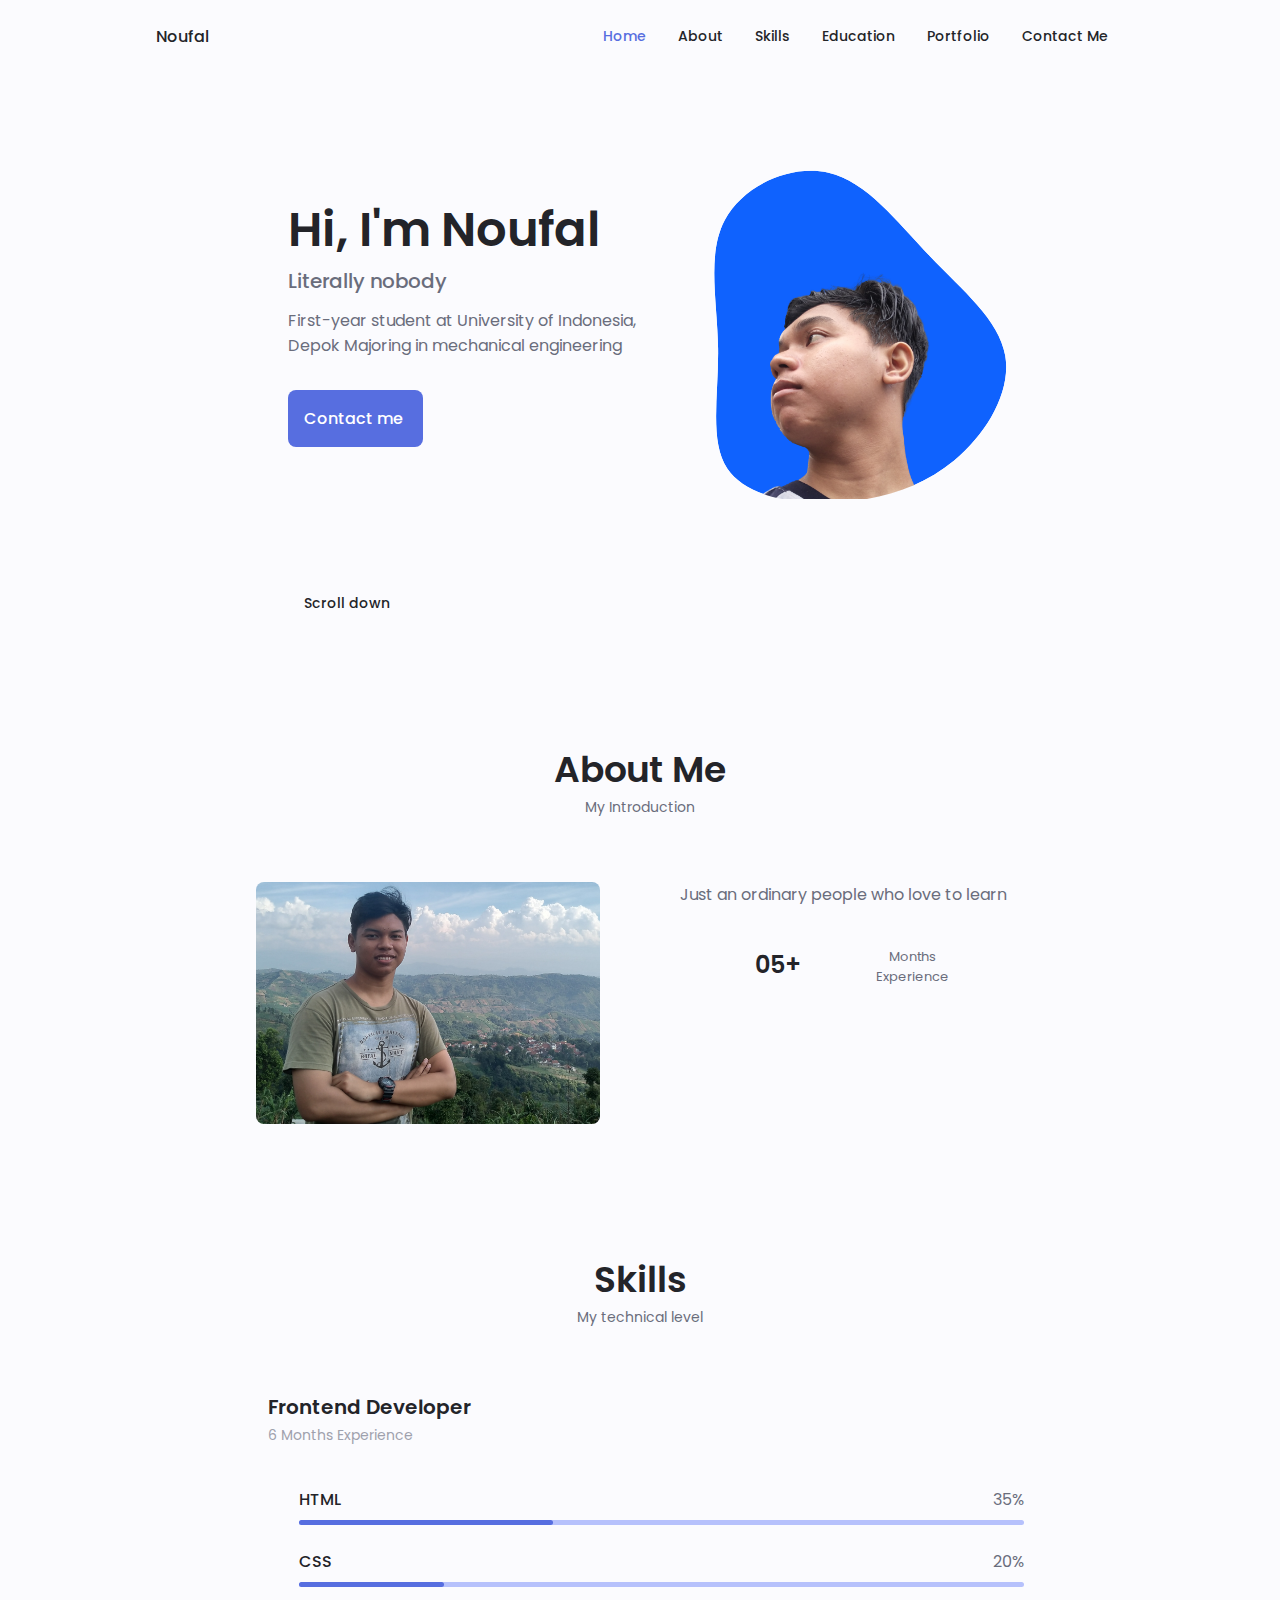
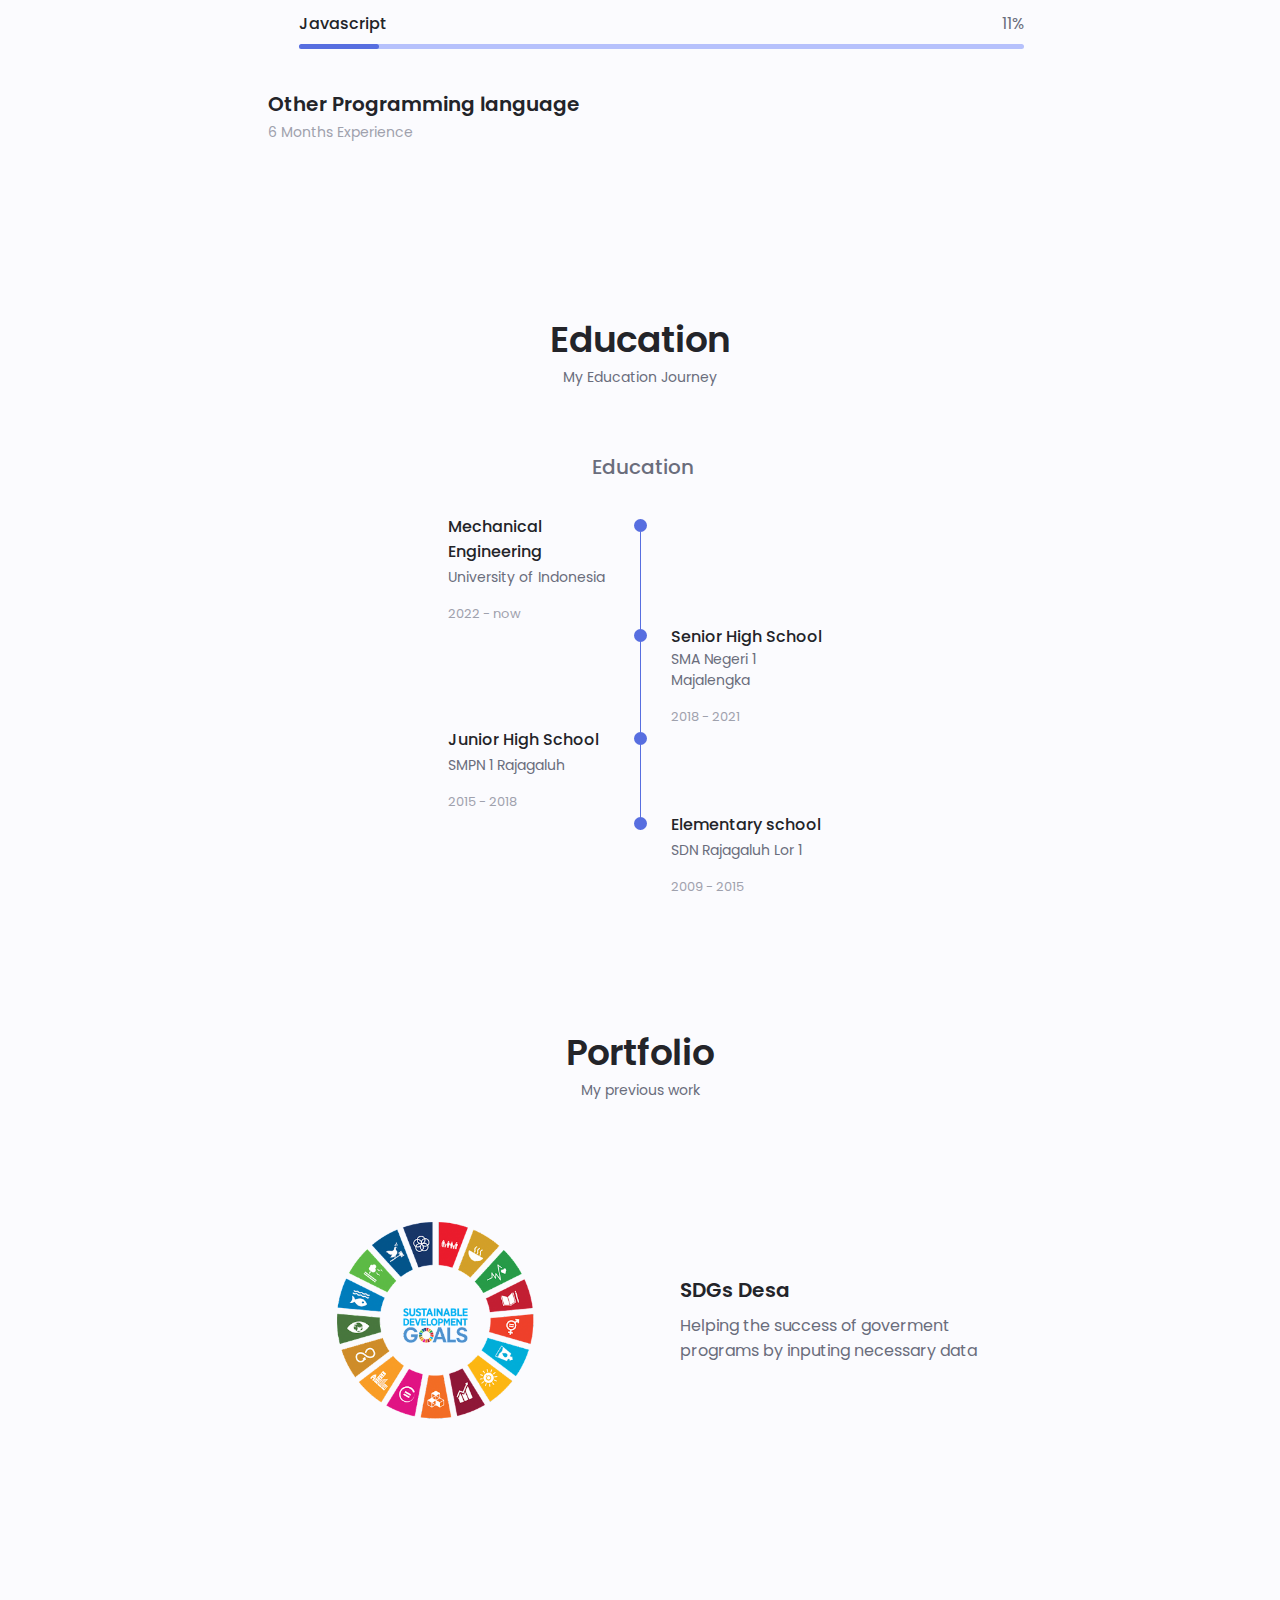
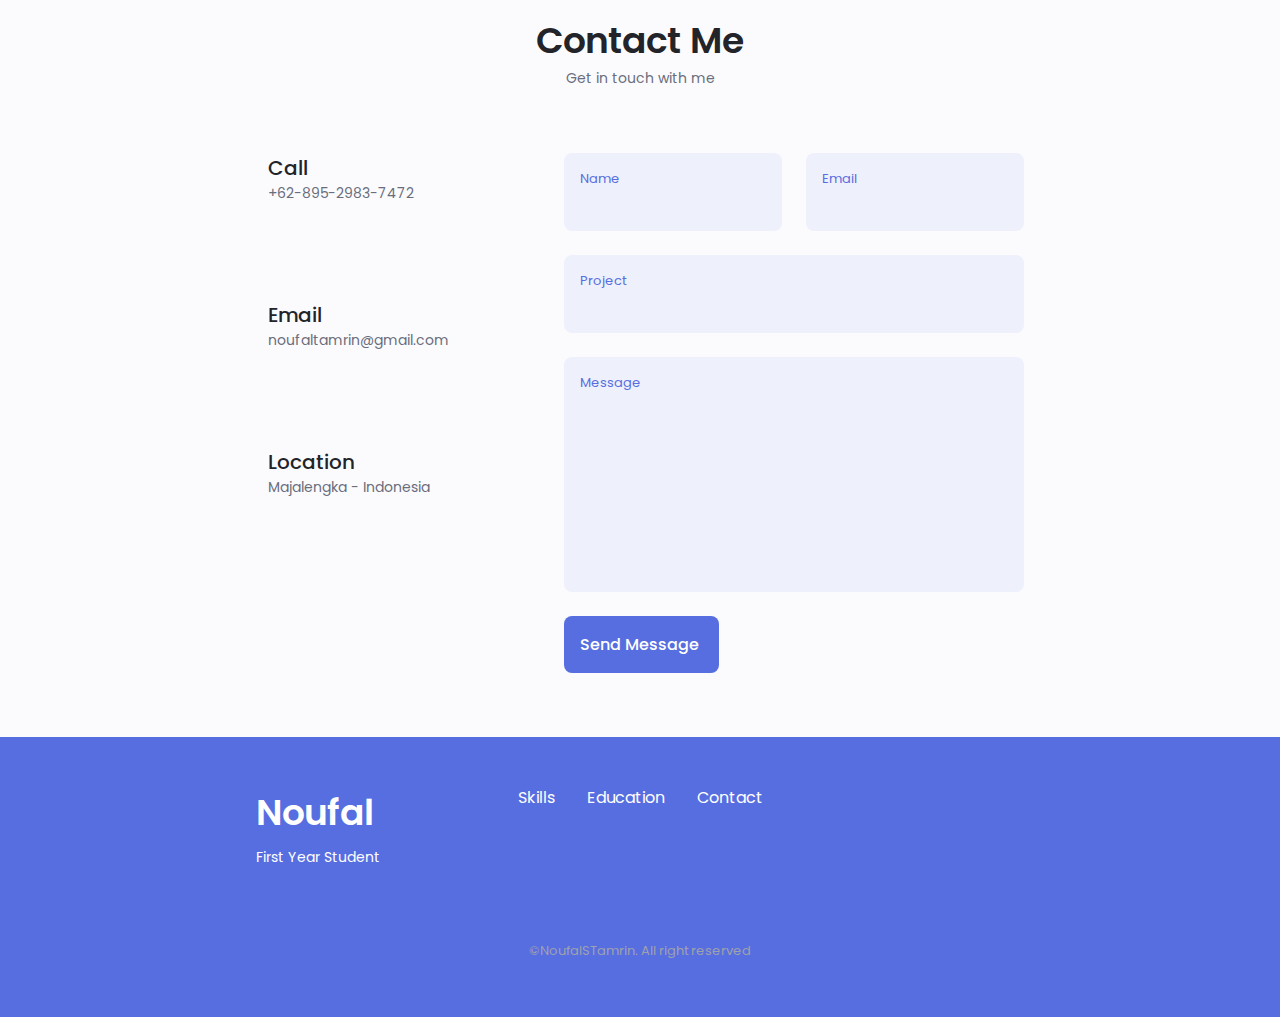
<file: index.html>
<!DOCTYPE html>
<html lang="en">
<head>
    <meta charset="UTF-8">
    <meta http-equiv="X-UA-Compatible" content="IE=edge">
    <meta name="viewport" content="width=device-width, initial-scale=1.0">

    <!-- ============= UNICONS ============= -->
    <link rel="stylesheet" href="https://unicons.iconscout.com/release/v4.0.0/css/line.css">

    <!-- ============= Swiper CSS ========== -->
    <link rel="stylesheet" href="assets/css/swiper-bundle.min.css">

    <!-- ================ ICON ===================== -->
    <link rel="apple-touch-icon" sizes="180x180" href="assets/icon/apple-touch-icon.png">
    <link rel="icon" type="image/png" sizes="32x32" href="assets/icon/favicon-32x32.png">
    <link rel="icon" type="image/png" sizes="16x16" href="assets/icon/favicon-16x16.png">
    <link rel="manifest" href="assets/icon/site.webmanifest">

    <!-- ================ CSS ====================== -->
    <link rel="stylesheet" href="assets/css/style.css">

    <title>Noufal Satriani Tamrin</title>

</head>
<body>
    <!-- =========================== HEADER ========================== -->
    <header class="header" id="header">
        <nav class="nav container">
            <a href="#" class="nav__logo">Noufal</a>

            <div class="nav__menu" id="nav-menu">
                <ul class="nav__list grid">
                    <li class="nav__item ">
                        <a href="#home" class="nav__link active-link">
                            <i class="uil uil-home nav__icon"></i>Home
                        </a>
                    </li>
                    <li class="nav__item">
                        <a href="#about" class="nav__link">
                            <i class="uil uil-user nav__icon"></i>About
                        </a>
                    </li>
                    <li class="nav__item">
                        <a href="#skills" class="nav__link">
                            <i class="uil uil-file-info-alt nav__icon"></i>Skills
                        </a>
                    </li>
                    <li class="nav__item">
                        <a href="#education" class="nav__link">
                            <i class="uil uil-university nav__icon"></i>Education
                        </a>
                    </li>
                    <li class="nav__item">
                        <a href="#portfolio" class="nav__link">
                            <i class="uil uil-scenery nav__icon"></i>Portfolio
                        </a>
                    </li>
                    <li class="nav__item">
                        <a href="#contact" class="nav__link">
                            <i class="uil uil-message nav__icon"></i>Contact Me
                        </a>
                    </li>
                </ul>
                <i class="uil uil-times nav__close" id="nav-close"></i>
            </div>

            <div class="nav__btns">
                <!-- Theme Change button -->
                <i class="uil uil-moonset change-theme theme__icon" id="theme-button"></i>
                <div class="nav__toggle" id="nav-toggle">
                    <i class="uil uil-apps"></i>
                </div>
            </div>
        </nav>
    </header>

    <!-- ====================== MAIN ==================== -->
    <main class="main">

        <!-- ===================== Home ===================== -->
        <section class="home section" id="home">
            <div class="home__container container grid">
                <div class="home__content grid">
                    <div class="home__social">
                        <a href="https://www.instagram.com/noufal_st/" target="_blank" class="home__social-icon">
                            <i class="uil uil-instagram"></i>
                        </a>
                        <a href="https://web.facebook.com/noufal.satrianitamrin/" target="_blank" class="home__social-icon">
                            <i class="uil uil-facebook-f"></i>
                        </a>
                        <a href="https://github.com/noufalst" target="_blank" class="home__social-icon">
                            <i class="uil uil-github-alt"></i>
                        </a>
                    </div>

                    <div class="home__img">
                        <svg class="home__blob" viewBox="30 0 150 170" xmlns="http://www.w3.org/2000/svg">
                            <mask id="mask0" mask-type="alpha">
                                <path d="M43.2,-43.9C58.7,-27.7,75.8,-13.9,78.7,2.9C81.6,19.7,70.3,39.3,54.8,52.1C39.3,64.9,19.7,70.8,-0.9,71.8C-21.5,72.7,-43.1,68.7,-51.6,55.9C-60.1,43.1,-55.6,21.5,-55.9,-0.3C-56.2,-22.2,-61.3,-44.3,-52.8,-60.5C-44.3,-76.7,-22.2,-86.9,-4.1,-82.8C13.9,-78.6,27.7,-60.1,43.2,-43.9Z" transform="translate(100 100)" />
                            </mask>
                            <g mask="url(#mask0)">
                                <path fill="#0F62FE" d="M43.2,-43.9C58.7,-27.7,75.8,-13.9,78.7,2.9C81.6,19.7,70.3,39.3,54.8,52.1C39.3,64.9,19.7,70.8,-0.9,71.8C-21.5,72.7,-43.1,68.7,-51.6,55.9C-60.1,43.1,-55.6,21.5,-55.9,-0.3C-56.2,-22.2,-61.3,-44.3,-52.8,-60.5C-44.3,-76.7,-22.2,-86.9,-4.1,-82.8C13.9,-78.6,27.7,-60.1,43.2,-43.9Z" transform="translate(100 100)" />
                                <image class="home__blob-img" x="25" y="55" href="assets/img/noufal.png"></image>
                            </g>
                        </svg>    
                    </div>

                    <div class="home__data">
                        <h1 class="home__title"> Hi, I'm Noufal</h1>
                        <h3 class="home__subtitle">Literally nobody</h3>
                        <p class="home__description">First-year student at University of Indonesia, Depok Majoring in mechanical engineering </p>
                        <a href="#contact" class="button button--flex">
                            Contact me <i class="uil uil-message button__icon"></i>
                        </a>
                    </div>
                </div>

                <div class="home__scroll">
                    <a href="#about" class="home__scroll-button button--flex">
                        <i class="uil uil-mouse-alt home__scroll-mouse"></i>
                        <span class="home__scroll-name">Scroll down</span>
                        <i class="uil uil-arrow-down home__scroll-arrow"></i>
                    </a>
                </div>
            </div>
        </section>

        <!-- ===================== ABOUT ==================== -->
        <section class="about section" id="about">
            <h2 class="section__title">About Me</h2>
            <span class="section__subtitle">My Introduction</span>

            <div class="about__container container grid">
                <img src="assets/img/about.jpg" alt="about me" class="about__img">

                <div class="about__data">
                    <p class="about__description">Just an ordinary people who love to learn</p>

                    <div class="about__info">
                        <span class="about__info-title">05+</span>
                        <span class="about__info-name">Months<br>Experience</span>
                    </div>
                    <!-- ====================== DOWNLOAD CV ========================= -->

                    
                    <!-- DOWNLOAD CV -->
                </div>
            </div>
        </section>

        <!-- ===================== SKILLS =================== -->
        <section class="skills section" id="skills">
            <h2 class="section__title">Skills</h2>
            <span class="section__subtitle">My technical level</span>

            <div class="skills__container container grid">
                <div>
                    <!-- ===================== SKILL 1 =================== -->
                    <div class="skills__content skills__open">
                        <div class="skills__header">
                            <i class="uil uil-brackets-curly skills__icon"></i>

                            <div>
                                <h1 class="skills__title">Frontend Developer</h1>
                                <span class="skills__subtitle">6 Months Experience</span>
                            </div>

                            <i class="uil uil-angle-down skills__arrow"></i>
                        </div>
                        <div class="skills__list grid">

                            <div class="skills__data">
                                <div class="skills__titles">
                                    <h3 class="skills__name">HTML</h3>
                                    <span class="skills__number">35%</span>
                                </div>
                                <div class="skills__bar">
                                    <span class="skills__percentage skills__html"></span>
                                </div>
                            </div>

                            <div class="skills__data">
                                <div class="skills__titles">
                                    <h3 class="skills__name">CSS</h3>
                                    <span class="skills__number">20%</span>
                                </div>
                                <div class="skills__bar">
                                    <span class="skills__percentage skills__css"></span>
                                </div>
                            </div>

                            <div class="skills__data">
                                <div class="skills__titles">
                                    <h3 class="skills__name">Javascript</h3>
                                    <span class="skills__number">11%</span>
                                </div>
                                <div class="skills__bar">
                                    <span class="skills__percentage skills__javascript"></span>
                                </div>
                            </div>

                        </div>
                        
                    </div>

                    <!-- ===================== SKILL 2 =================== -->
                    <div class="skills__content skills__close">
                        <div class="skills__header">
                            <i class="uil uil-server-connection skills__icon"></i>

                            <div>
                                <h1 class="skills__title">Other Programming language</h1>
                                <span class="skills__subtitle">6 Months Experience</span>
                            </div>

                            <i class="uil uil-angle-down skills__arrow"></i>
                        </div>
                        <div class="skills__list grid">

                            <div class="skills__data">
                                <div class="skills__titles">
                                    <h3 class="skills__name">C++</h3>
                                    <span class="skills__number">27%</span>
                                </div>
                                <div class="skills__bar">
                                    <span class="skills__percentage skills__cpp"></span>
                                </div>
                            </div>

                            <div class="skills__data">
                                <div class="skills__titles">
                                    <h3 class="skills__name">python</h3>
                                    <span class="skills__number">17%</span>
                                </div>
                                <div class="skills__bar">
                                    <span class="skills__percentage skills__python"></span>
                                </div>
                            </div>

                        </div>
                        
                    </div>
                </div>
            </div>
        </section>

        <!-- ===================== EDUCATION ================ -->
        <section class="education section" id="education">
            <h2 class="section__title">Education</h2>
            <span class="section__subtitle">My Education Journey</span>

            <div class="education__container container">
                <div class="education__tabs">
                    <div class="education__button button--flex">
                        <i class="uil uil-graduation-cap education__icon"></i>
                        Education
                    </div>
                </div>

                <div class="education__sections">
                    <!-- ===================== EDUCATION Content 1 ================ -->
                    <div class="education__content">
                        <!-- ===================== EDUCATION 4 ================ -->
                        <div class="education__data">
                            <div>
                                <h3 class="education__title">Mechanical Engineering</h3>
                                <span class="education__subtitle">University of Indonesia</span>
                                <div class="education__calendar">
                                    <i class="uil uil-calendar-alt"></i>
                                    2022 - now
                                </div>
                            </div>
                            
                            <div>
                                <span class="education__rounder"></span>
                                <span class="education__line"></span>
                            </div>
                        </div>
                        <!-- ===================== EDUCATION 3 ================ -->
                        <div class="education__data">
                            <div></div>

                            <div>
                                <span class="education__rounder"></span>
                                <span class="education__line"></span>
                            </div>

                            <div>
                                <h3 class="education__title">Senior High School</h3>
                                <span class="education__subtitle">SMA Negeri 1 Majalengka</span>
                                <div class="education__calendar">
                                    <i class="uil uil-calendar-alt"></i>
                                    2018 - 2021
                                </div>
                            </div>
                        </div>
                        <!-- ===================== EDUCATION 2 ================ -->
                        <div class="education__data">
                            <div>
                                <h3 class="education__title">Junior High School</h3>
                                <span class="education__subtitle">SMPN 1 Rajagaluh</span>
                                <div class="education__calendar">
                                    <i class="uil uil-calendar-alt"></i>
                                    2015 - 2018
                                </div>
                            </div>

                            <div>
                                <span class="education__rounder"></span>
                                <span class="education__line"></span>
                            </div>
                        </div>
                        <!-- ===================== EDUCATION 1 ================ -->
                        <div class="education__data">
                            <div></div>

                            <div>
                                <span class="education__rounder"></span>
                                <!-- <span class="education__line"></span> -->
                            </div>

                            <div>
                                <h3 class="education__title">Elementary school</h3>
                                <span class="education__subtitle">SDN Rajagaluh Lor 1</span>
                                <div class="education__calendar">
                                    <i class="uil uil-calendar-alt"></i>
                                    2009 - 2015
                                </div>
                            </div>
                        </div>
                    </div>
                </div>
            </div>
        </section>

        <!-- ======================= SERVICES =================== -->
        <!-- <section class="services section" id="services"></section> -->

        <!-- ===================== PORTFOLIO ================ -->
        <section class="portfolio section" id="portfolio">
            <h2 class="section__title">Portfolio</h2>
            <span class="section__subtitle">My previous work</span>

            <div class="portfolio__container container">
                <div>
                    <!-- ======================== PORTFOLIO 1 ======================= -->
                    <div class="portfolio__content grid">
                        <img src="assets/img/portfolio1.png" alt="SDGs Desa" class="portfolio__img">

                        <div class="portfolio__data">
                            <h3 class="portfolio__title">SDGs Desa</h3>
                            <p class="portfolio__description">Helping the success of goverment programs by inputing necessary data</p>
                        </div>
                    </div>
                </div>
            </div>
        </section>

        <!-- ===================== CONTACT ================== -->
        <section class="contact section" id="contact">
            <h2 class="section__title">Contact Me</h2>
            <span class="section__subtitle">Get in touch with me</span>

            <div class="contact__container container grid">
                <div>
                    <div class="contact__information">
                        <i class="uil uil-phone contact__icon"></i>

                        <div>
                            <h3 class="contact__title">Call</h3>
                            <span class="section__subtitle">+62-895-2983-7472</span>
                        </div>
                    </div>

                    <div class="contact__information">
                        <i class="uil uil-envelope contact__icon"></i></i>

                        <div>
                            <h3 class="contact__title">Email</h3>
                            <span class="section__subtitle">noufaltamrin@gmail.com</span>
                        </div>
                    </div>

                    <div class="contact__information">
                        <i class="uil uil-map-marker contact__icon"></i>

                        <div>
                            <h3 class="contact__title">Location</h3>
                            <span class="section__subtitle">Majalengka - Indonesia</span>
                        </div>
                    </div>
                </div>

                <form action="mailto:noufaltamrin@gmail.com" method="get" enctype="text/plain" class="contact__form grid">
                    <div class="contact__inputs grid">
                        <div class="contact__content">
                            <label for="" class="contact__label">Name</label>
                            <input type="text" class="contact__input">
                        </div>
                        <div class="contact__content">
                            <label for="" class="contact__label">Email</label>
                            <input type="email" class="contact__input">
                        </div>
                    </div>
                    <div class="contact__content">
                        <label for="" class="contact__label">Project</label>
                        <input type="text" class="contact__input">
                    </div>
                    <div class="contact__content">
                        <label for="" class="contact__label">Message</label>
                        <textarea name="" id="" cols="0" rows="7" class="contact__input"></textarea>
                    </div>

                    <div>
                        <a href="" class="button button--flex">
                            Send Message
                            <i class="uil uil-message button__icon"></i>
                        </a>
                    </div>
                </form>
            </div>
        </section>

        <!-- ========================== FOOTER ========================== -->
        <footer class="footer">
            <div class="footer__bg">
                <div class="footer__container container grid">
                    <div>
                        <h1 class="footer__title">Noufal</h1>
                        <span class="footer__subtitle">First Year Student</span>
                    </div>

                    <ul class="footer__links">
                        <li>
                            <a href="#skills" class="footer__link">Skills</a>
                        </li>
                        <li>
                            <a href="#education" class="footer__link">Education</a>
                        </li>
                        <li>
                            <a href="#contact" class="footer__link">Contact</a>
                        </li>
                    </ul>

                    <div class="footer__socials">
                        <a href="https://web.facebook.com/noufal.satrianitamrin/" target="_blank" class="footer__social">
                            <i class="uil uil-facebook-f"></i>
                        </a>
                        <a href="https://www.instagram.com/noufal_st/" target="_blank" class="footer__social">
                            <i class="uil uil-instagram"></i>
                        </a>
                        <a href="https://www.twitter.com/" target="_blank" class="footer__social">
                            <i class="uil uil-twitter-alt"></i>
                        </a>
                    </div>
                </div>
                <p class="footer__copy">&#169;NoufalSTamrin. All right reserved</p>
            </div>
        </footer>

        <!-- ========================== SCROLL TOP ====================== -->
        <a href="#" class="scrollup" id="scroll-up">
            <i class="uil uil-arrow-up scrollup__icon"></i>
        </a>
    </main>

    <!-- =============== Swiper js =============== -->
    <script src="assets/js/swiper-bundle.min.js"></script>

    <!-- ================= MAiN JS ================= -->
    <script src="assets/js/main.js"></script>
</body>
</html>
</file>
<file: assets/css/style.css>
/*==================== GOOGLE FONTS ====================*/
@import url('https://fonts.googleapis.com/css2?family=Poppins:wght@400;500;600&display=swap');

/*==================== VARIABLES CSS ====================*/
:root {
    --header-height: 3rem;

    /*========== Colors ==========*/
    /* Change favorite color */
    --hue-color: 230; /*Purple 250 - Green 142 - Blue 230 - Pink 340*/

    /* HSL color mode */
    --first-color: hsl(var(--hue-color), 69%, 61%);
    --first-color-second: hsl(var(--hue-color), 69%, 61%);
    --first-color-alt: hsl(var(--hue-color), 57%, 53%);
    --first-color-lighter: hsl(var(--hue-color), 92%, 85%);
    --title-color: hsl(var(--hue-color), 8%, 15%);
    --text-color: hsl(var(--hue-color), 8%, 45%);
    --text-color-light: hsl(var(--hue-color), 8%, 65%);
    --input-color: hsl(var(--hue-color), 70%, 96%);
    --body-color: hsl(var(--hue-color), 60%, 99%);
    --container-color: #fff;
    --scroll-bar-color: hsl(var(--hue-color), 12%, 90%);
    --scroll-thumb-color: hsl(var(--hue-color), 12%, 80%);

    /*========== Font and typography ==========*/
    --body-font: 'Poppins', sans-serif;

    /* .5rem = 8px, 1rem = 16px, 1.5rem = 24px ... */
    --big-font-size: 2rem;
    --h1-font-size: 1.5rem;
    --h2-font-size: 1.25rem;
    --h3-font-size: 1.125rem;
    --normal-font-size: .938rem;
    --small-font-size: .813rem;
    --smaller-font-size: .75rem;

    /*========== Font weight ==========*/
    --font-medium: 500;
    --font-semi-bold: 600;

    /*========== Margenes Bottom ==========*/
    /* .25rem = 4px, .5rem = 8px, .75rem = 12px ... */
    --mb-0-25: .25rem;
    --mb-0-5: .5rem;
    --mb-0-75: .75rem;
    --mb-1: 1rem;
    --mb-1-5: 1.5rem;
    --mb-2: 2rem;
    --mb-2-5: 2.5rem;
    --mb-3: 3rem;

    /*========== z index ==========*/
    --z-tooltip: 10;
    --z-fixed: 100;
    --z-modal: 1000;
}

/* Font size for large devices */
@media screen and (min-width: 968px) {
    :root {
        --big-font-size: 3rem;
        --h1-font-size: 2.25rem;
        --h2-font-size: 1.5rem;
        --h3-font-size: 1.25rem;
        --normal-font-size: 1rem;
        --small-font-size: .875rem;
        --smaller-font-size: .813rem;
    }
}

/*========== Variables Dark theme ==========*/
body.dark-theme{
    --first-color-second: hsl(var(--hue-color), 30%, 8%);
    --title-color: hsl(var(--hue-color), 8%, 95%);
    --text-color: hsl(var(--hue-color), 8%, 75%);
    --input-color: hsl(var(--hue-color), 29%, 16%);
    --body-color: hsl(var(--hue-color), 28%, 12%);
    --container-color: hsl(var(--hue-color), 29%, 16%);
    --scroll-bar-color: hsl(var(--hue-color), 12%, 48%);
    --scroll-thumb-color: hsl(var(--hue-color), 12%, 36%);
    transition: all .5s;
}

/*========== Button Dark/Light ==========*/
.nav__btns{
    display: flex;
    align-items: center;
}

.change-theme{
    font-size: 1.25rem;
    color: var(--title-color);
    margin-right: var(--mb-1);
    cursor: pointer;
}

.change-theme:hover{
    color: var(--first-color);
}


/*==================== BASE ====================*/
*{
    box-sizing: border-box;
    padding: 0;
    margin: 0;
}

html{
    scroll-behavior: smooth;
}

body{
    margin: 0 0 var(--header-height) 0;
    font-family: var(--body-font);
    font-size: var(--normal-font-size);
    background-color: var(--body-color);
    color: var(--text-color);
    transition: all .5s;
}

h1,h2,h3,h4{
    color: var(--title-color);
    font-weight: var(--font-semi-bold);
}

ul{
    list-style: none;
}

a{
    text-decoration: none;
}

img{
    max-width: 100%;
    height: auto;
}
/*==================== REUSABLE CSS CLASSES ====================*/
.section{
    padding: 2rem 0 4rem;
}

.section__title{
    font-size: var(--h1-font-size);
}

.section__subtitle{
    display: block;
    font-size: var(--small-font-size);
    margin-bottom: var(--mb-3);
}

.section__title,
.section__subtitle{
    text-align: center;
}

/*==================== LAYOUT ====================*/
.container{
    max-width: 768px;
    margin-left: var(--mb-1-5);
    margin-right: var(--mb-1-5);
}

.grid{
    display: grid;
    gap: 1.5rem;
}

.header{
    width: 100%;
    position: fixed;
    bottom: 0;
    left: 0;
    z-index: var(--z-fixed);
    background-color: var(--body-color);
}

/*==================== NAV ====================*/
.nav{
    max-width: 968px;
    height: var(--header-height);
    display: flex;
    justify-content: space-between;
    align-items: center;
}

.nav__logo,
.nav__toggle{
    color: var(--title-color);
    font-weight: var(--font-medium);
}

.nav__logo:hover{
    color: var(--first-color);
}

.nav__toggle{
    font-size: 1.1rem;
    cursor: pointer;
}

.nav__toggle:hover{
    color: var(--first-color);
}

@media screen and (max-width: 767px){
    .nav__menu{
        position: fixed;
        bottom: -100%;
        left: 0;
        width: 100%;
        background-color: var(--body-color);
        padding: 2rem 1.5rem 4rem;
        box-shadow: 0 -1px 4 px rgb(0,0,0,0.15);
        border-radius: 1.5rem 1.5rem 0 0;
        transition: .3s;
    }
}

.nav__list{
    grid-template-columns: repeat(3, 1fr);
    gap: 2rem;
}

.nav__link{
    display: flex;
    flex-direction: column;
    align-items: center;
    font-size: var(--small-font-size);
    color: var(--title-color);
    font-weight: var(--font-medium);
}

.nav__link:hover{
    color: var(--first-color);
}

.nav__icon{
    font-size: 1.2rem;
}

.nav__close{
    position: absolute;
    right: 1.3rem;
    bottom: 0.5rem;
    font-size: 1.5rem;
    cursor: pointer;
    color: var(--first-color);
}

.nav__close:hover{
    color: var(--first-color-alt);
}
/* show menu */
.show-menu{
    bottom: 0;
}

/* Active link */
.active-link{
    color: var(--first-color);
}

/* Change background header */
.scroll-header{
    box-shadow: 0 -1px 4px rgba(0,0,0,0.15);
}

/*==================== HOME ====================*/
.home__container{
    gap: 1rem;
}

.home__content{
    grid-template-columns: .5fr 3fr;
    padding-top: 3.5rem;
    align-items: center;
}

.home__social{
    display: grid;
    grid-template-columns: max-content;
    row-gap: 1rem;
}

.home__social-icon{
    font-size: 1.25rem;
    color: var(--first-color);
}

.home__social-icon:hover{
    color: var(--first-color-alt);
}

.home__blob{
    width: 200px;
}

.home__blob-img{
    width: 140px;
}

.home__data{
    grid-column: 1/3;
}

.home__title{
    font-size: var(--big-font-size);
}

.home__subtitle{
    font-size: var(--h3-font-size);
    color: var(--text-color);
    font-weight: var(--font-medium);
    margin-bottom: var(--mb-0-75);
}

.home__description{
    margin-bottom: var(--mb-2);
}

.home__scroll{
    display: none;
}

.home__scroll-button{
    color: var(--first-color);
    transition: .3s;
}

.home__scroll-button:hover{
    transform: translateY(0.25rem);
}

.home__scroll-mouse{
    font-size: 2rem;
}

.home__scroll-name{
    font-size: var(--small-font-size);
    color: var(--title-color);
    font-weight: var(--font-medium);
    margin-right: var(--mb-0-25);
}

.home__scroll-arrow{
    font-size: 1.25rem;
}

/*==================== BUTTONS ====================*/
.button{
    display: inline-block;
    background-color: var(--first-color);
    color: #fff;
    padding: 1rem;
    border-radius: .5rem;
    font-weight: var(--font-medium);
}

.button:hover{
    background-color: var(--first-color-alt);
}

.button__icon{
    font-size: 1.25rem;
    margin-left: var(--mb-0-25);
    transition: .3s;
}

.button--flex{
    display: inline-flex;
    align-items: center;
}

/*==================== ABOUT ====================*/
.about__img{
    width: 200px;
    border-radius: .5rem;
    justify-self: center;
    align-self: center;
}

.about__description{
    text-align: center;
    margin-bottom: var(--mb-2-5);
}

.about__info{
    display: flex;
    justify-content: space-evenly;
    margin-bottom: var(--mb-2-5);
}

.about__info-title{
    font-size: var(--h2-font-size);
    font-weight: var(--font-semi-bold);
    color: var(--title-color);
}

.about__info-name{
    font-size: var(--smaller-font-size);
}

.about__info-title,
.about__info-name{
    display: block;
    text-align: center;
}

.about__buttons{
    display: flex;
    justify-content: center;
}

/*==================== SKILLS ====================*/
.skills__container{
    row-gap: 0;
}

.skills__header{
    display: flex;
    align-items: center;
    margin-bottom: var(--mb-2-5);
    cursor: pointer;
}

.skills__icon,
.skills__arrow{
    font-size: 2rem;
    color: var(--first-color);
}

.skills__icon{
    margin-right: var(--mb-0-75);
}

.skills__title{
    font-size: var(--h3-font-size);
}

.skills__subtitle{
    font-size: var(--small-font-size);
    color: var(--text-color-light);
}

.skills__arrow{
    margin-left: auto;
    transition: .4s;
}

.skills__list{
    row-gap: 1.5rem;
    padding-left: 2.7rem;
}

.skills__titles{
    display: flex;
    justify-content: space-between;
    margin-bottom: var(--mb-0-5);
}

.skills__name{
    font-size: var(--normal-font-size);
    font-weight: var(--font-medium);
}

.skills__bar,
.skills__percentage{
    height: 5px;
    border-radius: .25rem;
}

.skills__bar{
    background-color: var(--first-color-lighter);
}

.skills__percentage{
    display: block;
    background-color: var(--first-color);
}

.skills__html{
    width: 35%;
}

.skills__css{
    width: 20%;
}

.skills__javascript{
    width: 11%;
}

.skills__cpp{
    width: 27%;
}

.skills__python{
    width: 17%;
}

.skills__close .skills__list{
    height: 0;
    overflow: hidden;
}

.skills__open .skills__list{
    height: max-content;
    margin-bottom: var(--mb-2-5);
}

.skills__open .skills__arrow{
    transform: rotate(900deg);
}

/*==================== QUALIFICATION ====================*/
.education__tabs{
    display: flex;
    justify-content: space-evenly;
    margin-bottom: var(--mb-2);
}

.education__button{
    font-size: var(--h3-font-size);
    font-weight: var(--font-medium);
    cursor: pointer;
}

.education__button:hover{
    color: var(--first-color);
}

.education__icon{
    font-size: 1.8rem;
    margin-right: var(--mb-0-25);
}

.education__data{
    display: grid;
    grid-template-columns: 1fr max-content 1fr;
    column-gap: 1.5rem;
}

.education__title{
    font-size: var(--normal-font-size);
    font-weight: var(--font-medium);
}

.education__subtitle{
    display: inline-block;
    font-size: var(--small-font-size);
    margin-bottom: var(--mb-1);
}

.education__calendar{
    font-size: var(--smaller-font-size);
    color: var(--text-color-light);
}

.education__rounder{
    display: inline-block;
    width: 13px;
    height: 13px;
    background-color: var(--first-color);
    border-radius: 50%;
}

.education__line{
    display: block;
    width: 1px;
    height: 100%;
    background-color: var(--first-color);
    transform: translate(6px, -7px);
}


/*==================== SERVICES ====================*/


/* Active Modal */


/*==================== PORTFOLIO ====================*/
.portfolio__container{
    overflow: initial;
}

.portfolio__content{
    padding: 0 1.5rem;
}

.portfolio__img{
    width: 265px;
    border-radius: .5rem;
    justify-self: center;
}

.portfolio__title{
    font-size: var(--h3-font-size);
    margin-bottom: var(--mb-0-5);
}

.portfolio__description{
    margin-bottom: var(--mb-0-75);
}

/*==================== PROJECT IN MIND ====================*/


/*==================== TESTIMONIAL ====================*/


/*==================== CONTACT ME ====================*/
.contact__container{
    row-gap: 3rem;
}

.contact__information{
    display: flex;
    margin-bottom: var(--mb-2);
}

.contact__icon{
    font-size: 2rem;
    color: var(--first-color);
    margin-right: var(--mb-0-75);
}

.contact__title{
    font-size: var(--h3-font-size);
    font-weight: var(--font-medium);
}

.contact__subtitle{
    font-size: var(--small-font-size);
    color: var(--text-color-light);
}

.contact__content{
    background-color: var(--input-color);
    border-radius: .5rem;
    padding: .75rem 1rem .25rem;
}

.contact__label{
    font-size: var(--smaller-font-size);
    color: var(--first-color);
}

.contact__input{
    width: 100%;
    background-color: var(--input-color);
    color: var(--text-color);
    font-family: var(--body-font);
    font-size: var(--normal-font-size);
    border: none;
    outline: none;
    padding: .25rem .5rem .5rem 0;
}

textarea{
    resize: none;
}

/*==================== FOOTER ====================*/
.footer{
    padding-top: 2rem;
}

.footer__container{
    row-gap: 3.5rem;
}

.footer__bg{
    background-color: var(--first-color);
    padding: 2rem 0 3rem;
}

.footer__title{
    font-size: var(--h1-font-size);
    margin-bottom: var(--mb-0-25);
}

.footer__subtitle{
    font-size: var(--small-font-size);
}

.footer__links{
    display: flex;
    flex-direction: column;
    row-gap: 1.5rem;
}

.footer__link:hover{
    color: var(--first-color-lighter);
}

.footer__social{
    font-size: 1.25rem;
    margin-right: var(--mb-1-5);
}

.footer__social:hover{
    color: var(--first-color-lighter);
}

.footer__copy{
    font-size: var(--smaller-font-size);
    text-align: center;
    color: var(--text-color-light);
    margin-top: var(--mb-3);
}

.footer__title,
.footer__subtitle,
.footer__link,
.footer__social{
    color: white;
}

/*========== SCROLL UP ==========*/
.scrollup{
    position: fixed;
    right: 1rem;
    bottom: -20%;
    background-color: var(--first-color);
    opacity: .8;
    padding: 0 .3rem;
    border-radius: .4rem;
    z-index: var(--z-tooltip);
    transition: .6s;
}

.scrollup:hover{
    background-color: var(--first-color);
}

.scrollup__icon{
    font-size: 1.5rem;
    color: white;
}

/* Show scroll */
.show-scroll{
    bottom: 5rem;
}

/*========== SCROLL BAR ==========*/
::-webkit-scrollbar{
    width: 0.6rem;
    background-color: var(--scroll-bar-color);
    border-radius: .5rem;
}

::-webkit-scrollbar-thumb{
    background-color: var(--scroll-thumb-color);
    border-radius: .5rem;
}

::-webkit-scrollbar-thumb:hover{
    background-color: var(--text-color-light);
}
/*==================== MEDIA QUERIES ====================*/
/* For small devices */
@media screen and (max-width: 350px){
    .container{
        margin-left: var(--mb-1);
        margin-right: var(--mb-1);
    }
    
    .nav__menu{
        padding: 2rem .25rem 4rem;
    }

    .nav__list{
        column-gap: 0;
    }

    .home__content{
        grid-template-columns: .25fr 3fr;
        padding-top: 1rem;
    }

    .home__blob{
        width: 180px;
    }

    .skills__title{
        font-size: var(--normal-font-size);
    }

    .education__data{
        gap: .5rem;
    }
}

/* For medium devices */
@media screen and (min-width: 568px){
    .home__content{
        grid-template-columns: max-content 1fr 1fr;
    }
    .home__data{
        grid-column: initial;
    }
    .home__img{
        order: 1;
        justify-self: center;
    }

    .about__container,
    .portfolio__content,
    .contact__container,
    .footer__container{
        grid-template-columns: repeat(2, 1fr);
    }

    .education{
        padding-left: 2rem;
        padding-right: 2rem;
    }
    .education__sections{
        display: grid;
        grid-template-columns: .6fr;
        justify-content: center;
    }
}

@media screen and (min-width: 768px){
    .container{
        margin-left: auto;
        margin-right: auto;
    }
    
    body{
        margin: 0;
    }

    .section{
        padding: 6rem 0 2rem;
    }
    .section__subtitle{
        margin-bottom: 4rem;
    }

    .header{
        top: 0;
        bottom: initial;
    }

    .header,
    .main,
    .footer__container{
        padding: 0 1rem;
    }

    .nav{
        height: calc(var(--header-height) + 1.5rem);
        column-gap: 1rem;
    }
    .nav__icon,
    .nav__close,
    .nav__toggle{
        display: none;
    }
    .nav__list{
        display: flex;
        column-gap: 2rem;
    }
    .nav__menu{
        margin-left: auto;
    }

    .change-theme{
        margin: 0;
    }

    .home__container{
        row-gap: 5rem;
    }
    .home__content{
        padding-top: 2.5rem;
        column-gap: 2rem;
    }
    .home__blob{
        width: 270px;
    }
    .home__scroll{
        display: block;
    }
    .home__scroll-button{
        margin-left: 3rem;
    }

    .about__container{
        column-gap: 5rem;
    }
    .about__img{
        width: 350px;
    }

    .about__description{
        text-align: initial;
    }
    .about__info{
        justify-content: space-evenly;
    }
    /* .about__buttons{
        justify-content: initial;
    } */
    
    .education__tabs{
        justify-content: center;
    }
    .education__button{
        margin: 0 var(--mb-1);
    }
    .education__sections{
        grid-template-columns: .5fr;
    }
    /* SERVICE START */

    /* SERVICE END */
    .portfolio__img{
        width: 320px;
    }
    .portfolio__content{
        align-items: center;
    }

    .footer__container{
        grid-template-columns: repeat(3, 1fr);
    }
    .footer__bg{
        padding: 3rem 0 3.5rem;
    }
    .footer__links{
        flex-direction: row;
        column-gap: 2rem;
    }
    .footer__socials{
        justify-self: flex-end;
    }
    .footer__copy{
        margin-top: 4.5rem;
    }
}

/* For large devices */
@media screen and (min-width: 1034px){
    .header,
    .main,
    .footer__container{
        padding: 0;
    }

    .home__blob{
        width: 320px;
    }
    .home__social{
        transform: translateX(-6rem);
    }

    /* SERVICE MENYUSUL 
     * SERVICE MENYUSUL */
     
    .portfolio__content{
        column-gap: 5rem;
    }
    /* Harusnya Swiper sih
    */

    .contact__form{
        width: 460px;
    }
    .contact__inputs{
        grid-template-columns: repeat(2, 1fr);
    }
}
</file>
